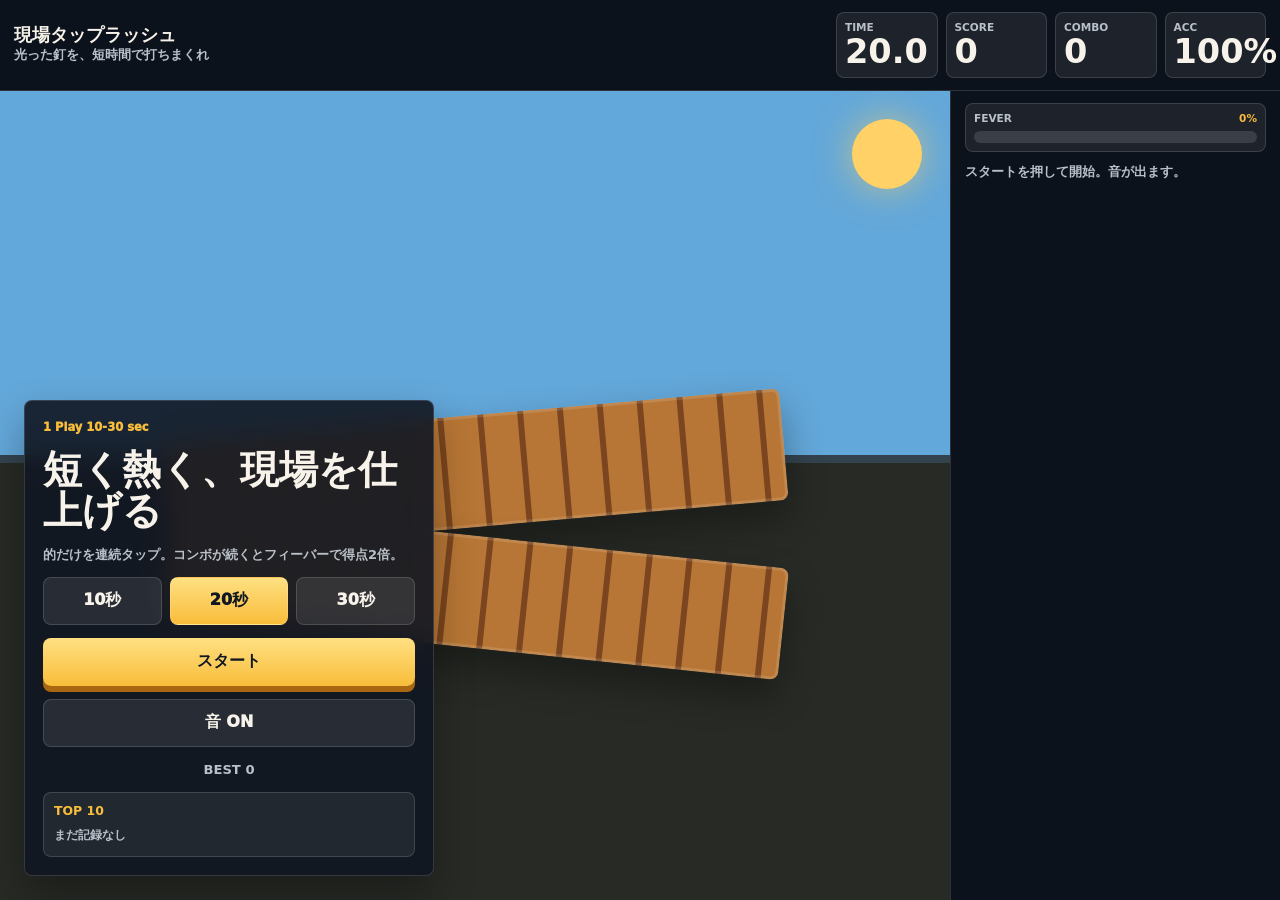
<file: index.html>
<!doctype html>
<html lang="ja">
  <head>
    <meta charset="utf-8" />
    <meta name="viewport" content="width=device-width, initial-scale=1, viewport-fit=cover" />
    <title>&#29694;&#22580;&#12479;&#12483;&#12503;&#12521;&#12483;&#12471;&#12517;</title>
    <link rel="stylesheet" href="./styles.css" />
  </head>
  <body>
    <main class="game" aria-label="Genba Tap Rush">
      <header class="hud">
        <div>
          <h1>&#29694;&#22580;&#12479;&#12483;&#12503;&#12521;&#12483;&#12471;&#12517;</h1>
          <p>&#20809;&#12387;&#12383;&#37336;&#12434;&#12289;&#30701;&#26178;&#38291;&#12391;&#25171;&#12385;&#12414;&#12367;&#12428;</p>
        </div>
        <div class="meters">
          <span>TIME <strong id="time">20.0</strong></span>
          <span>SCORE <strong id="score">0</strong></span>
          <span>COMBO <strong id="combo">0</strong></span>
          <span>ACC <strong id="accuracy">100%</strong></span>
        </div>
      </header>

      <section id="field" class="field" aria-label="Play area">
        <div class="sky" aria-hidden="true"><span></span></div>
        <div class="beam beam-one" aria-hidden="true"></div>
        <div class="beam beam-two" aria-hidden="true"></div>

        <button id="target" class="target" type="button" aria-label="Tap target" disabled>
          <span class="ring"></span>
          <span class="nail"></span>
          <strong>TAP</strong>
        </button>
        <button id="targetB" class="target target-secondary" type="button" aria-label="Second tap target" disabled>
          <span class="ring"></span>
          <span class="nail"></span>
          <strong>TAP</strong>
        </button>

        <div id="floatLayer" class="float-layer" aria-hidden="true"></div>

        <div id="startPanel" class="panel">
          <p class="label">1 Play 10-30 sec</p>
          <h2>&#30701;&#12367;&#29105;&#12367;&#12289;&#29694;&#22580;&#12434;&#20181;&#19978;&#12370;&#12427;</h2>
          <p>&#30340;&#12384;&#12369;&#12434;&#36899;&#32154;&#12479;&#12483;&#12503;&#12290;&#12467;&#12531;&#12508;&#12364;&#32154;&#12367;&#12392;&#12501;&#12451;&#12540;&#12496;&#12540;&#12391;&#24471;&#28857;2&#20493;&#12290;</p>
          <div class="durations">
            <button class="duration" type="button" data-time="10">10&#31186;</button>
            <button class="duration selected" type="button" data-time="20">20&#31186;</button>
            <button class="duration" type="button" data-time="30">30&#31186;</button>
          </div>
          <button id="start" class="main-button" type="button">&#12473;&#12479;&#12540;&#12488;</button>
          <button id="soundToggle" class="sound-button" type="button">&#38899; ON</button>
          <p class="best">BEST <strong id="best">0</strong></p>
          <section class="ranking" aria-label="Top 10 ranking">
            <h3>TOP 10</h3>
            <ol id="topList"></ol>
          </section>
        </div>

        <div id="resultPanel" class="panel result" hidden>
          <p class="label">RESULT</p>
          <h2 id="resultTitle">&#12362;&#12388;&#12363;&#12428;&#12373;&#12414;</h2>
          <p id="resultScore" class="big-score">0 &#28857;</p>
          <p id="resultText">&#12418;&#12358;&#19968;&#22238;&#12420;&#12427;&#12392;&#12289;&#12384;&#12356;&#12383;&#12356;&#20280;&#12403;&#12414;&#12377;&#12290;</p>
          <section class="ranking" aria-label="Top 10 ranking result">
            <h3>TOP 10</h3>
            <ol id="resultTopList"></ol>
          </section>
          <button id="retry" class="main-button" type="button">&#12418;&#12358;&#19968;&#22238;</button>
          <button id="backHome" class="sound-button" type="button">&#12373;&#12356;&#12375;&#12423;&#12395;&#12418;&#12393;&#12427;</button>
        </div>
      </section>

      <footer class="status">
        <div>
          <span>FEVER</span>
          <strong id="feverText">0%</strong>
          <div class="bar"><i id="feverBar"></i></div>
        </div>
        <p id="message">&#12473;&#12479;&#12540;&#12488;&#12434;&#25276;&#12375;&#12390;&#38283;&#22987;&#12290;&#38899;&#12364;&#20986;&#12414;&#12377;&#12290;</p>
      </footer>
    </main>
    <script src="./script.js"></script>
  </body>
</html>
</file>
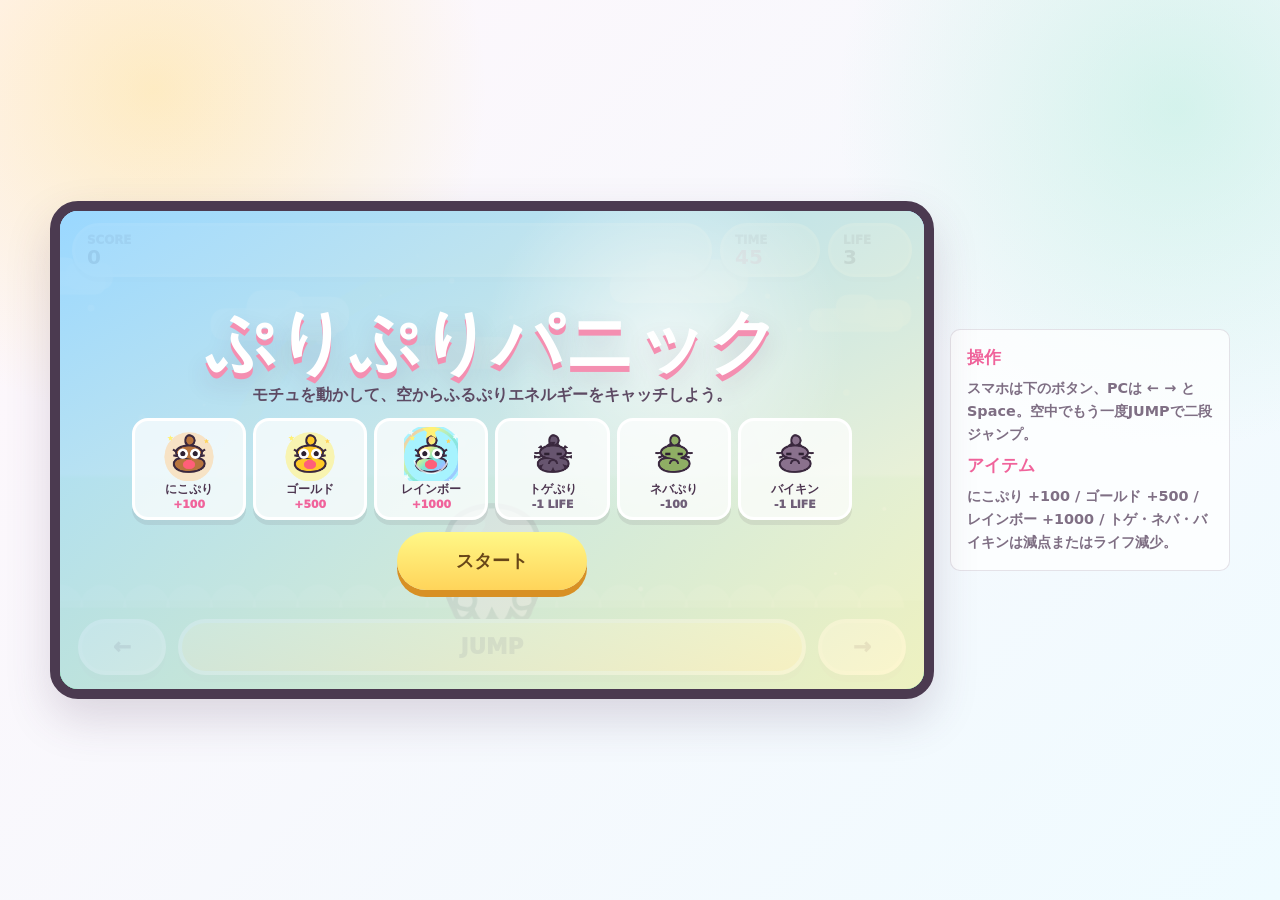
<file: puri-puri/index.html>
<!doctype html>
<html lang="ja">
  <head>
    <meta charset="utf-8" />
    <meta name="viewport" content="width=device-width, initial-scale=1, viewport-fit=cover" />
    <title>ぷりぷりパニック</title>
    <link rel="stylesheet" href="./styles.css" />
  </head>
  <body>
    <main class="app" aria-label="ぷりぷりパニック">
      <section class="game-shell">
        <canvas id="gameCanvas" width="960" height="540" aria-label="ゲーム画面"></canvas>

        <section id="titleScreen" class="overlay title-screen">
          <div class="title-copy">
            <h1>ぷりぷりパニック</h1>
            <p>モチュを動かして、空からふるぷりエネルギーをキャッチしよう。</p>
            <div class="item-guide" aria-label="ふってくるアイテム">
              <div class="guide-card good normal"><canvas class="guide-icon" data-guide="にこぷり" width="96" height="96"></canvas><strong>にこぷり</strong><small>+100</small></div>
              <div class="guide-card good gold"><canvas class="guide-icon" data-guide="ゴールドぷり" width="96" height="96"></canvas><strong>ゴールド</strong><small>+500</small></div>
              <div class="guide-card good rainbow"><canvas class="guide-icon" data-guide="レインボーぷり" width="96" height="96"></canvas><strong>レインボー</strong><small>+1000</small></div>
              <div class="guide-card bad thorn"><canvas class="guide-icon" data-guide="トゲぷり" width="96" height="96"></canvas><strong>トゲぷり</strong><small>-1 LIFE</small></div>
              <div class="guide-card bad sticky"><canvas class="guide-icon" data-guide="ネバぷり" width="96" height="96"></canvas><strong>ネバぷり</strong><small>-100</small></div>
              <div class="guide-card bad germ"><canvas class="guide-icon" data-guide="バイキンぷり" width="96" height="96"></canvas><strong>バイキン</strong><small>-1 LIFE</small></div>
            </div>
            <button id="startButton" class="main-button" type="button">スタート</button>
          </div>
        </section>

        <section id="resultScreen" class="overlay result-screen" hidden>
          <div class="result-card">
            <p class="eyebrow">RESULT</p>
            <h2 id="resultRank">ランク B</h2>
            <p class="score-label">スコア</p>
            <strong id="finalScore">0</strong>
            <p id="resultMessage">もう一回あそんでみよう。</p>
            <section class="top-scores" aria-label="トップ3スコア">
              <h3>TOP 3</h3>
              <ol id="topScoresList"></ol>
            </section>
            <button id="retryButton" class="main-button" type="button">もう一度あそぶ</button>
            <button id="backTitleButton" class="sub-button" type="button">タイトルにもどる</button>
          </div>
        </section>

        <div class="hud" aria-label="ゲーム情報">
          <div>SCORE <strong id="scoreText">0</strong></div>
          <div class="time">TIME <strong id="timeText">45</strong></div>
          <div>LIFE <strong id="lifeText">3</strong></div>
        </div>
        <div id="lastSpurtText" class="last-spurt" hidden>ラストスパート!</div>

        <div class="controls" aria-label="操作ボタン">
          <button id="leftButton" class="control" type="button" aria-label="左へ移動">←</button>
          <button id="jumpButton" class="control jump" type="button" aria-label="ジャンプ">JUMP</button>
          <button id="rightButton" class="control" type="button" aria-label="右へ移動">→</button>
        </div>
      </section>

      <aside class="notes">
        <h2>操作</h2>
        <p>スマホは下のボタン、PCは ← → と Space。空中でもう一度JUMPで二段ジャンプ。</p>
        <h2>アイテム</h2>
        <p>にこぷり +100 / ゴールド +500 / レインボー +1000 / トゲ・ネバ・バイキンは減点またはライフ減少。</p>
      </aside>
    </main>
    <script src="./script.js"></script>
  </body>
</html>
</file>
<file: styles.css>
:root {
  color-scheme: dark;
  --ink: #f7f3ea;
  --muted: #b9c0c9;
  --bg: #111722;
  --panel: rgba(17, 23, 34, 0.9);
  --line: rgba(255, 255, 255, 0.14);
  --gold: #f8bd3a;
  --cyan: #2fd2cf;
  --red: #ff6048;
  --wood: #b77635;
  --wood-dark: #7b461f;
}

* {
  box-sizing: border-box;
}

[hidden] {
  display: none !important;
}

html,
body {
  height: 100%;
}

body {
  margin: 0;
  overflow: hidden;
  color: var(--ink);
  background: var(--bg);
  font-family: "Hiragino Sans", "Yu Gothic", "Meiryo", system-ui, sans-serif;
  touch-action: manipulation;
  -webkit-tap-highlight-color: transparent;
}

button {
  color: inherit;
  font: inherit;
}

.game {
  display: grid;
  grid-template-rows: auto minmax(0, 1fr) auto;
  min-height: 100dvh;
}

.hud,
.status {
  z-index: 3;
  display: grid;
  gap: 10px;
  padding: 12px 14px;
  background: rgba(13, 18, 27, 0.9);
  border-color: var(--line);
  backdrop-filter: blur(14px);
}

.hud {
  padding-top: max(12px, env(safe-area-inset-top));
  border-bottom: 1px solid var(--line);
}

.status {
  padding-bottom: max(12px, env(safe-area-inset-bottom));
  border-top: 1px solid var(--line);
}

h1,
h2,
p {
  margin: 0;
}

h1 {
  font-size: 1.15rem;
  line-height: 1.1;
}

.hud p,
.panel p,
.status p {
  color: var(--muted);
  font-size: 0.82rem;
  font-weight: 700;
  line-height: 1.45;
}

.meters {
  display: grid;
  grid-template-columns: repeat(4, 1fr);
  gap: 8px;
}

.meters span,
.status > div {
  min-width: 0;
  padding: 8px;
  border: 1px solid var(--line);
  border-radius: 8px;
  background: rgba(255, 255, 255, 0.07);
  color: var(--muted);
  font-size: 0.66rem;
  font-weight: 900;
}

.meters strong {
  display: block;
  margin-top: 2px;
  color: var(--ink);
  font-size: clamp(1.2rem, 8vw, 2.1rem);
  line-height: 1;
}

.field {
  position: relative;
  min-height: 0;
  overflow: hidden;
  background: linear-gradient(#63a8da 0 45%, #33434e 45% 46%, #272a25 46%);
}

.sky {
  position: absolute;
  inset: 0 0 48%;
}

.sky span {
  position: absolute;
  top: 28px;
  right: 28px;
  width: 70px;
  height: 70px;
  border-radius: 50%;
  background: #ffd166;
  box-shadow: 0 0 36px rgba(255, 209, 102, 0.6);
}

.beam {
  position: absolute;
  left: 50%;
  width: min(92vw, 620px);
  height: 112px;
  border: 3px solid rgba(255, 255, 255, 0.12);
  border-radius: 8px;
  background: repeating-linear-gradient(90deg, var(--wood) 0 34px, var(--wood-dark) 34px 40px);
  box-shadow: 0 18px 38px rgba(0, 0, 0, 0.32);
}

.beam-one {
  top: 47%;
  transform: translate(-50%, -50%) rotate(-5deg);
}

.beam-two {
  top: 62%;
  transform: translate(-50%, -50%) rotate(6deg);
}

.target {
  position: absolute;
  left: 50%;
  top: 54%;
  display: grid;
  place-items: center;
  width: 118px;
  height: 118px;
  border: 0;
  border-radius: 50%;
  background: transparent;
  transform: translate(-50%, -50%);
  transition: left 120ms ease, top 120ms ease, width 100ms ease, height 100ms ease, opacity 160ms ease;
}

.target:disabled {
  opacity: 0;
}

.target.hit {
  transform: translate(-50%, -50%) scale(0.86);
}

.ring {
  position: absolute;
  inset: 0;
  border: 9px solid var(--gold);
  border-radius: 50%;
  background: radial-gradient(circle, #fff 0 27%, var(--red) 28% 44%, #151922 45% 49%, transparent 50%);
  box-shadow: 0 0 0 8px rgba(248, 189, 58, 0.18), 0 16px 24px rgba(0, 0, 0, 0.35);
}

.nail {
  z-index: 1;
  width: 18px;
  height: 68px;
  border-radius: 8px 8px 3px 3px;
  background: linear-gradient(90deg, #e9eef5, #8693a2 42%, #fff);
  transform: rotate(12deg);
}

.nail::before {
  content: "";
  position: absolute;
  width: 42px;
  height: 16px;
  margin: -10px 0 0 -12px;
  border-radius: 999px;
  background: #fff;
}

.target strong {
  position: absolute;
  bottom: 18px;
  z-index: 1;
  color: #151922;
  font-size: 0.82rem;
  font-weight: 1000;
}

.panel {
  position: absolute;
  inset: auto 14px max(16px, env(safe-area-inset-bottom)) 14px;
  display: grid;
  gap: 13px;
  max-height: calc(100% - 32px);
  overflow-y: auto;
  padding: 18px;
  border: 1px solid var(--line);
  border-radius: 8px;
  background: var(--panel);
  box-shadow: 0 18px 42px rgba(0, 0, 0, 0.3);
  backdrop-filter: blur(14px);
}

.label {
  color: var(--gold) !important;
  font-size: 0.72rem !important;
  font-weight: 1000 !important;
}

.panel h2 {
  font-size: clamp(1.55rem, 8vw, 2.45rem);
  line-height: 1.06;
}

.durations {
  display: grid;
  grid-template-columns: repeat(3, 1fr);
  gap: 8px;
}

.duration,
.main-button,
.sound-button {
  min-height: 48px;
  border: 0;
  border-radius: 8px;
  font-weight: 1000;
}

.duration {
  border: 1px solid var(--line);
  background: rgba(255, 255, 255, 0.09);
}

.duration.selected,
.main-button {
  color: #111722;
  background: linear-gradient(#ffe082, var(--gold));
}

.main-button {
  box-shadow: 0 6px 0 #a96712;
}

.sound-button {
  border: 1px solid var(--line);
  background: rgba(255, 255, 255, 0.09);
}

.best,
.result {
  text-align: center;
}

.ranking {
  display: grid;
  gap: 6px;
  padding: 10px;
  border: 1px solid var(--line);
  border-radius: 8px;
  background: rgba(255, 255, 255, 0.07);
  text-align: left;
}

.ranking h3 {
  margin: 0;
  color: var(--gold);
  font-size: 0.78rem;
  letter-spacing: 0;
}

.ranking ol {
  display: grid;
  gap: 4px;
  max-height: 168px;
  margin: 0;
  padding: 0;
  overflow: auto;
  list-style: none;
  counter-reset: rank;
}

.ranking li {
  display: grid;
  grid-template-columns: 2ch minmax(0, 1fr) auto;
  gap: 8px;
  align-items: center;
  min-height: 22px;
  color: var(--muted);
  font-size: 0.78rem;
  font-weight: 800;
}

.ranking li::before {
  counter-increment: rank;
  content: counter(rank);
  color: var(--gold);
  font-weight: 1000;
}

.ranking li.empty-rank {
  grid-template-columns: 1fr;
}

.ranking li.empty-rank::before {
  content: "";
  display: none;
}

.ranking strong {
  min-width: 0;
  overflow: hidden;
  color: var(--ink);
  text-overflow: ellipsis;
  white-space: nowrap;
}

.ranking span {
  color: var(--muted);
  font-size: 0.72rem;
}

.big-score {
  color: var(--gold) !important;
  font-size: 2.7rem !important;
  font-weight: 1000 !important;
  line-height: 1 !important;
}

.float-layer {
  pointer-events: none;
  position: absolute;
  inset: 0;
}

.float-score {
  position: absolute;
  color: #fff;
  font-weight: 1000;
  text-shadow: 0 3px 0 rgba(0, 0, 0, 0.28);
  animation: floatUp 650ms ease-out forwards;
}

.status > div {
  display: grid;
  grid-template-columns: auto auto;
  gap: 7px 10px;
}

.status > div span {
  color: var(--muted);
}

.status > div strong {
  color: var(--gold);
  text-align: right;
}

.bar {
  grid-column: 1 / -1;
  height: 12px;
  overflow: hidden;
  border-radius: 999px;
  background: rgba(255, 255, 255, 0.13);
}

.bar i {
  display: block;
  width: 0%;
  height: 100%;
  border-radius: inherit;
  background: linear-gradient(90deg, var(--cyan), var(--gold));
  transition: width 120ms ease;
}

.fever .field {
  animation: fever 540ms ease-in-out infinite;
}

.fever .ring {
  border-color: #74e08b;
  box-shadow: 0 0 0 10px rgba(116, 224, 139, 0.2), 0 0 30px rgba(116, 224, 139, 0.55);
}

@keyframes floatUp {
  to {
    opacity: 0;
    transform: translate(-50%, -54px) scale(1.18);
  }
}

@keyframes fever {
  50% {
    filter: saturate(1.45) brightness(1.08);
  }
}

@media (min-width: 760px) {
  .game {
    grid-template-columns: minmax(0, 1fr) 330px;
    grid-template-rows: auto minmax(0, 1fr);
  }

  .hud {
    grid-column: 1 / -1;
    grid-template-columns: minmax(0, 1fr) 430px;
    align-items: center;
  }

  .field {
    grid-column: 1;
    grid-row: 2;
  }

  .status {
    grid-column: 2;
    grid-row: 2;
    align-content: start;
    border-top: 0;
    border-left: 1px solid var(--line);
  }

  .panel {
    left: 24px;
    right: auto;
    bottom: 24px;
    width: min(410px, 46vw);
  }
}
</file>
<file: puri-puri/styles.css>
:root {
  color-scheme: light;
  --ink: #3d2b42;
  --muted: #7f6f84;
  --pink: #ffb6d5;
  --pink-deep: #f48fb1;
  --gold: #ffd45a;
  --mint: #9ee8d0;
  --sky: #9bd8ff;
}

* {
  box-sizing: border-box;
  user-select: none;
  -webkit-user-select: none;
  -webkit-touch-callout: none;
}

html,
body {
  min-height: 100%;
}

body {
  margin: 0;
  overflow: hidden;
  color: var(--ink);
  background:
    radial-gradient(circle at 12% 10%, rgba(255, 214, 90, 0.35), transparent 24%),
    radial-gradient(circle at 92% 12%, rgba(158, 232, 208, 0.38), transparent 24%),
    linear-gradient(135deg, #fff6fb, #effbff);
  font-family: "Hiragino Maru Gothic ProN", "Yu Gothic", "Meiryo", system-ui, sans-serif;
  touch-action: none;
  overscroll-behavior: none;
  -webkit-tap-highlight-color: transparent;
}

button {
  color: inherit;
  font: inherit;
  user-select: none;
  -webkit-user-select: none;
  -webkit-touch-callout: none;
  touch-action: none;
}

.app {
  display: grid;
  grid-template-columns: minmax(0, 1fr) 280px;
  gap: 16px;
  width: min(1180px, calc(100vw - 24px));
  min-height: 100dvh;
  margin: 0 auto;
  padding: 12px 0;
  align-items: center;
}

.game-shell {
  position: relative;
  aspect-ratio: 16 / 9;
  overflow: hidden;
  border: 10px solid #4b3a50;
  border-radius: 28px;
  background: #bcecff;
  box-shadow: 0 20px 45px rgba(83, 57, 90, 0.18);
}

canvas {
  display: block;
  width: 100%;
  height: 100%;
  user-select: none;
  -webkit-user-select: none;
  -webkit-touch-callout: none;
  touch-action: none;
}

.hud {
  position: absolute;
  z-index: 5;
  top: 12px;
  left: 12px;
  right: 12px;
  display: grid;
  grid-template-columns: 1fr 100px 84px;
  gap: 8px;
  pointer-events: none;
}

.hud div {
  min-height: 44px;
  padding: 7px 12px;
  border: 3px solid #fff;
  border-radius: 999px;
  background: rgba(255, 255, 255, 0.76);
  color: var(--muted);
  font-size: 0.74rem;
  font-weight: 1000;
  box-shadow: 0 5px 0 rgba(80, 58, 84, 0.1);
}

.hud strong {
  display: block;
  color: var(--ink);
  font-size: 1.25rem;
  line-height: 1;
}

.hud .time strong {
  color: #ef5f8f;
}

.last-spurt {
  position: absolute;
  z-index: 7;
  top: 82px;
  left: 50%;
  min-width: 280px;
  padding: 8px 22px 10px;
  border: 4px solid #fff;
  border-radius: 999px;
  background: linear-gradient(90deg, #ff5f8f, #ffd45a);
  color: #fff;
  font-size: clamp(1.45rem, 4vw, 2.8rem);
  font-weight: 1000;
  text-align: center;
  text-shadow: 0 4px 0 rgba(131, 55, 93, 0.28);
  box-shadow: 0 8px 0 rgba(80, 58, 84, 0.14), 0 0 28px rgba(255, 95, 143, 0.48);
  transform: translateX(-50%) rotate(-2deg);
  pointer-events: none;
  animation: lastSpurtPop 0.46s cubic-bezier(0.2, 1.7, 0.35, 1) infinite;
}

.controls {
  position: absolute;
  z-index: 6;
  left: 0;
  right: 0;
  bottom: 0;
  display: grid;
  grid-template-columns: 88px 1fr 88px;
  gap: 12px;
  padding: 14px 18px max(14px, env(safe-area-inset-bottom));
  background: linear-gradient(transparent, rgba(75, 196, 129, 0.86));
}

.control,
.main-button,
.sub-button {
  border: 0;
  border-radius: 999px;
  font-weight: 1000;
  cursor: pointer;
}

.control {
  min-height: 56px;
  border: 4px solid #fff;
  background: rgba(255, 255, 255, 0.82);
  color: #4b3550;
  font-size: 1.35rem;
  box-shadow: 0 7px 0 rgba(64, 48, 70, 0.18);
}

.control.jump {
  background: linear-gradient(#fff887, var(--gold));
  color: #684618;
}

.control:active,
.control.is-down,
.main-button:active {
  transform: translateY(5px) scale(0.98);
  box-shadow: 0 2px 0 rgba(64, 48, 70, 0.18);
}

@keyframes lastSpurtPop {
  50% {
    transform: translateX(-50%) rotate(2deg) scale(1.08);
    filter: brightness(1.1);
  }
}

.overlay {
  position: absolute;
  z-index: 20;
  inset: 0;
  display: grid;
  place-items: center;
  padding: 18px 28px;
  background:
    radial-gradient(circle at 70% 28%, rgba(255, 255, 255, 0.64), transparent 26%),
    linear-gradient(145deg, rgba(155, 216, 255, 0.92), rgba(255, 246, 199, 0.9));
}

[hidden] {
  display: none !important;
}

.title-copy,
.result-card {
  width: min(820px, 96%);
  text-align: center;
}

.eyebrow {
  margin: 0 0 8px;
  color: #f0639b;
  font-size: 0.88rem;
  font-weight: 1000;
}

h1,
h2,
p {
  margin: 0;
}

h1 {
  color: #fff;
  font-size: clamp(2.1rem, 6vw, 4.4rem);
  line-height: 0.92;
  text-shadow: 0 6px 0 #f48fb1, 0 12px 24px rgba(87, 58, 92, 0.2);
  white-space: nowrap;
}

.title-copy p:not(.eyebrow),
.result-card p {
  margin-top: 8px;
  color: #5d4a63;
  font-size: 1rem;
  font-weight: 800;
  line-height: 1.55;
}

.item-guide {
  display: grid;
  grid-template-columns: repeat(6, minmax(0, 1fr));
  gap: 7px;
  margin: 10px auto 0;
  max-width: 720px;
}

.guide-card {
  display: grid;
  justify-items: center;
  gap: 2px;
  min-width: 0;
  padding: 6px 5px;
  border: 3px solid #fff;
  border-radius: 16px;
  background: rgba(255, 255, 255, 0.74);
  box-shadow: 0 5px 0 rgba(80, 58, 84, 0.1);
}

.guide-card strong {
  color: #4c354f;
  font-size: 0.72rem;
  line-height: 1.1;
}

.guide-card small {
  color: #f0639b;
  font-size: 0.68rem;
  font-weight: 1000;
}

.guide-card.bad small {
  color: #6f5f78;
}

.guide-icon {
  width: 54px;
  height: 54px;
  display: block;
}

.main-button {
  min-width: 190px;
  min-height: 58px;
  margin-top: 12px;
  background: linear-gradient(#fff887, var(--gold));
  color: #684618;
  font-size: 1.12rem;
  box-shadow: 0 7px 0 #d89024;
}

.sub-button {
  min-width: 170px;
  min-height: 48px;
  margin-top: 12px;
  border: 3px solid #fff;
  background: rgba(255, 255, 255, 0.82);
  color: #5d4a63;
  font-size: 0.98rem;
  box-shadow: 0 5px 0 rgba(64, 48, 70, 0.14);
}

.result-card {
  padding: 26px;
  border: 5px solid #fff;
  border-radius: 26px;
  background: rgba(255, 255, 255, 0.72);
}

.result-card h2 {
  color: #f0639b;
  font-size: 2.2rem;
}

.top-scores {
  margin-top: 14px;
  padding: 12px;
  border: 3px solid #fff;
  border-radius: 18px;
  background: rgba(255, 255, 255, 0.62);
}

.top-scores h3 {
  margin: 0 0 6px;
  color: #f0639b;
  font-size: 1rem;
}

.top-scores ol {
  display: grid;
  gap: 5px;
  margin: 0;
  padding: 0;
  list-style: none;
  counter-reset: score-rank;
}

.top-scores li {
  display: grid;
  grid-template-columns: 34px 1fr;
  align-items: center;
  min-height: 28px;
  border-radius: 999px;
  background: rgba(255, 255, 255, 0.7);
  color: #4c354f;
  font-weight: 1000;
}

.top-scores li::before {
  counter-increment: score-rank;
  content: counter(score-rank);
  display: grid;
  place-items: center;
  width: 28px;
  height: 28px;
  margin-left: 2px;
  border-radius: 50%;
  background: linear-gradient(#fff887, var(--gold));
  color: #684618;
}

.score-label {
  color: var(--muted) !important;
}

#finalScore {
  display: block;
  color: #f0639b;
  font-size: 4rem;
  line-height: 1;
}

.notes {
  display: grid;
  gap: 8px;
  padding: 16px;
  border: 1px solid rgba(86, 58, 93, 0.14);
  border-radius: 10px;
  background: rgba(255, 255, 255, 0.72);
}

.notes h2 {
  color: #f0639b;
  font-size: 1.05rem;
}

.notes p {
  color: var(--muted);
  font-size: 0.9rem;
  font-weight: 700;
  line-height: 1.6;
}

@media (max-width: 860px) {
  body {
    overflow: auto;
  }

  .app {
    grid-template-columns: 1fr;
    width: 100vw;
    padding: 0;
  }

  .game-shell {
    width: 100vw;
    border: 0;
    border-radius: 0;
  }

  .notes {
    margin: 0 12px 12px;
  }
}

@media (max-width: 620px) and (orientation: portrait) {
  body {
    overflow: hidden;
  }

  .app {
    min-height: 100dvh;
    justify-content: start;
  }

  .game-shell {
    height: 100dvh;
    margin-top: 0;
    aspect-ratio: auto;
  }

  body.title-active .game-shell,
  body.result-active .game-shell {
    height: 100dvh;
    aspect-ratio: auto;
  }

  canvas {
    width: 100%;
    height: 100%;
  }

  .notes {
    display: none;
  }

  .title-copy,
  .result-card {
    width: min(520px, 94%);
  }

  .item-guide {
    grid-template-columns: repeat(2, minmax(0, 1fr));
    max-width: 420px;
  }

  .guide-card {
    grid-template-columns: 48px minmax(0, 1fr);
    justify-items: start;
    align-items: center;
    gap: 2px 8px;
    text-align: left;
  }

  .guide-card small {
    grid-column: 2;
  }

  .hud {
    grid-template-columns: 1fr 76px 68px;
    gap: 5px;
    top: max(10px, env(safe-area-inset-top));
  }

  .hud div {
    min-height: 38px;
    padding: 6px 8px;
    font-size: 0.58rem;
  }

  .hud strong {
    font-size: 0.95rem;
  }

  .controls {
    grid-template-columns: 74px 1fr 74px;
    gap: 8px;
    padding-inline: 10px;
  }

  .control {
    min-height: 48px;
  }
}

@media (max-width: 760px) {
  .item-guide {
    grid-template-columns: repeat(3, minmax(0, 1fr));
  }

  .guide-card {
    padding: 6px 4px;
  }
}

@media (max-height: 520px) {
  .overlay {
    padding: 10px 18px;
  }

  .eyebrow {
    margin-bottom: 4px;
    font-size: 0.72rem;
  }

  h1 {
    font-size: clamp(1.8rem, 5.4vw, 3.4rem);
  }

  .title-copy p:not(.eyebrow) {
    font-size: 0.78rem;
    line-height: 1.35;
  }

  .item-guide {
    grid-template-columns: repeat(6, minmax(0, 1fr));
    gap: 5px;
    margin-top: 7px;
  }

  .guide-card {
    padding: 4px 3px;
  }

  .guide-icon {
    width: 42px;
    height: 42px;
  }

  .guide-card strong,
  .guide-card small {
    font-size: 0.58rem;
  }

  .main-button {
    min-height: 48px;
    margin-top: 8px;
  }
}

@media (max-width: 620px) and (orientation: portrait) {
  .item-guide {
    grid-template-columns: repeat(2, minmax(0, 1fr));
  }
}
</file>
